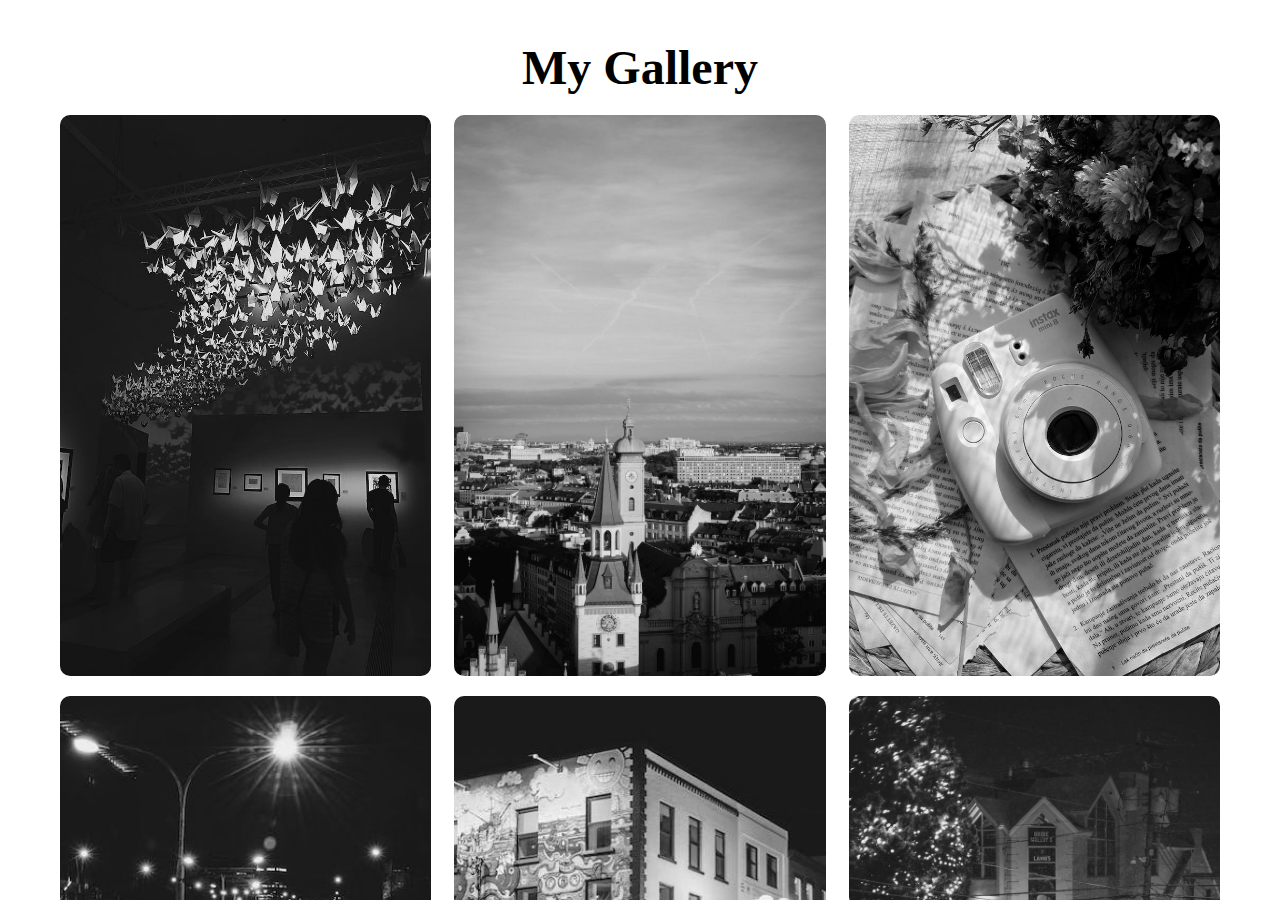
<file: Image Gallery/index.html>
<!DOCTYPE html>
<html lang="en">
<head>
    <meta charset="UTF-8">
    <meta name="viewport" content="width=device-width, initial-scale=1.0">
    <title>Image Gallery</title>
    <link rel="stylesheet" href="styles.css">
</head>
<body>
    <div id="wrapper"> 
        <div class="container">
            <h1>My Gallery</h1>
            <div class="gallery">
                <figure class="card">
                    <img src="images/img1.jpeg" alt="">
                    <figcaption>Image1</figcaption>
                </figure>
                <figure class="card">
                    <img src="images/img2.jpeg" alt="">
                    <figcaption>Image2</figcaption>
                </figure>
                <figure class="card">
                    <img src="images/img3.jpeg" alt="">
                    <figcaption>Image3</figcaption>
                </figure>
                <figure class="card">
                    <img src="images/img4.jpeg" alt="">
                    <figcaption>Image4 </figcaption>
                </figure>
                <figure class="card">
                    <img src="images/img5.jpeg" alt="">
                    <figcaption>Image5</figcaption>
                </figure>
                <figure class="card">
                    <img src="images/img6.jpeg" alt="">
                    <figcaption>Image6</figcaption>
                </figure>
                <figure class="card">
                    <img src="images/img7.jpeg" alt="">
                    <figcaption>Image7</figcaption>
                </figure>
                <figure class="card">
                    <img src="images/img8.jpeg" alt="">
                    <figcaption>Image8</figcaption>
                </figure>
                <figure class="card">
                    <img src="images/img9.jpeg" alt="">
                    <figcaption>Image9</figcaption>
                </figure>
                <figure class="card">
                    <img src="images/img10.jpeg" alt="">
                    <figcaption>Image10</figcaption>
                </figure>
                <figure class="card">
                    <img src="images/img11.jpeg" alt="">
                    <figcaption>Image11</figcaption>
                </figure>
                <figure class="card">
                    <img src="images/img12.jpeg" alt="">
                    <figcaption>Image12</figcaption>
                </figure>
            </div>
        </div>








    </div>
    
</body>
</html>
</file>
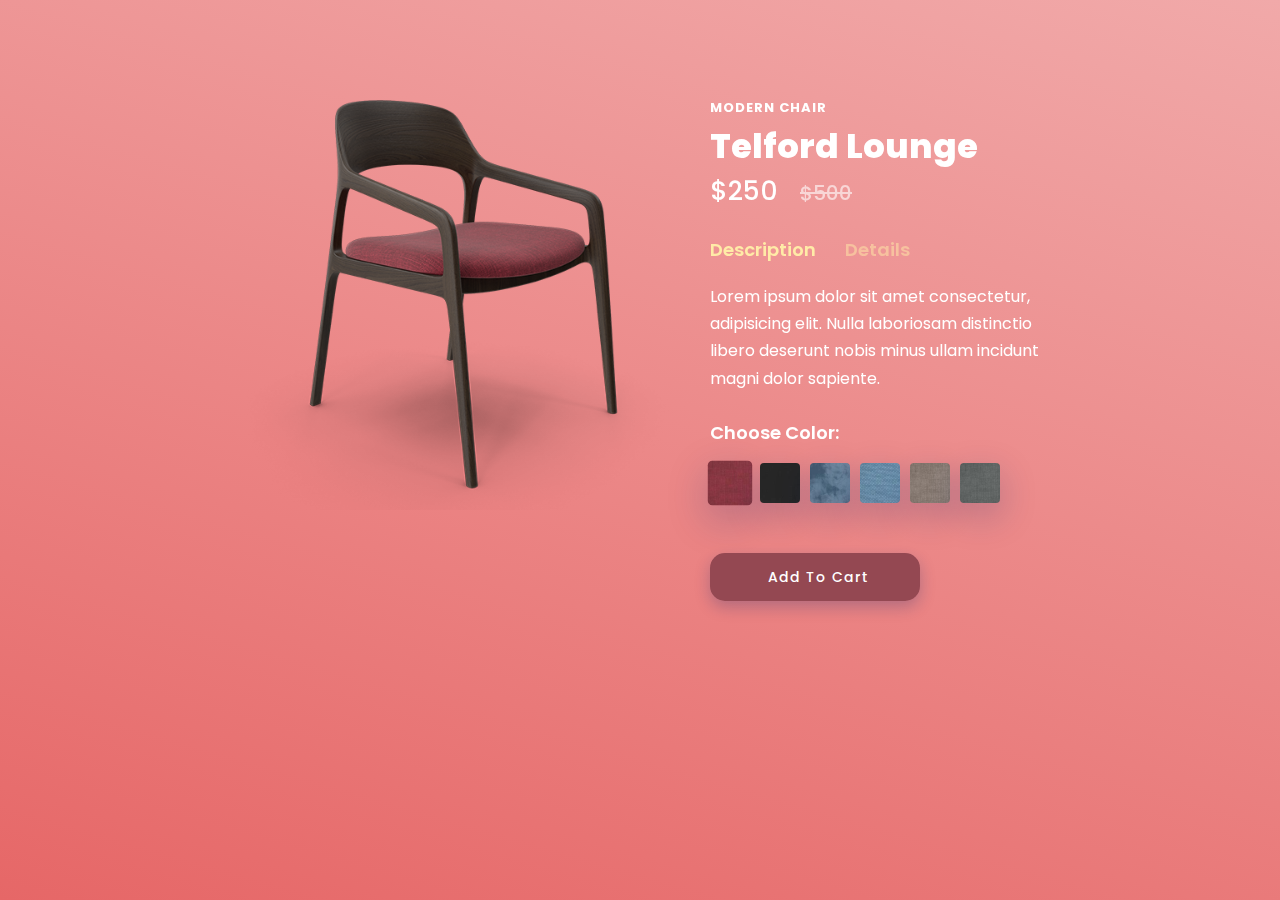
<file: Modern chair/index.html>
<!DOCTYPE html>
<html lang="en">
<head>
    <meta charset="UTF-8">
    <meta name="viewport" content="width=device-width, initial-scale=1.0">
    <title>Modern Chair</title>
    <link rel="stylesheet" href="styles.css">
    <link rel="icon" type="image/x-icon" href="/images/favicon.ico.png">
    <link rel="stylesheet" href="https://cdnjs.cloudflare.com/ajax/libs/font-awesome/6.4.2/css/all.min.css" integrity="sha512-z3gLpd7yknf1YoNbCzqRKc4qyor8gaKU1qmn+CShxbuBusANI9QpRohGBreCFkKxLhei6S9CQXFEbbKuqLg0DA==" crossorigin="anonymous" referrerpolicy="no-referrer" />
</head>
<body>
    <div id="wrapper">
        <div class="container">
            <div class="info-wrap ">
                <h5 class="title">Modern Chair</h5>
                <h2>Telford Lounge</h2>
                <h4>$250 <span>$500</span></h4>
                <div class="descrip">
                    
                    <input class="desc-btn" type="radio" id="desp-1" name="desc-btn" checked />
                    <label for="desp-1">Description</label>
                    
                    <input class="desc-btn" type="radio" id="desp-2" name="desc-btn" />
                    <label for="desp-2">Details</label>
                    <div class="description  det-1">
                        <p>Lorem ipsum dolor sit amet consectetur, adipisicing elit. Nulla laboriosam distinctio libero deserunt nobis minus ullam incidunt magni dolor sapiente.</p>
                    </div>
                    <div class="description det-2">
                        <div class="section">
                            <p><span>80</span>cm <br/>Length</p>
                        </div>
                        <div class="section">
                            <p><span>60</span>cm <br/>Width</p>
                        </div>
                        <div class="section">
                            <p><span>90</span>cm <br/>Height</p>
                        </div>
                        <div class="section">
                            <p><span>3</span>kg <br/>Weight</p>
                        </div>
                    </div>
                </div>
                <h5>Choose Color:</h5>
            </div>
            
            <input class="clr-btn color1" type="radio" id="color-1" name="clr-btn" checked />
            <label class="color-1" for="color-1"></label>
            
            <input class="clr-btn color2" type="radio" id="color-2" name="clr-btn"  />
            <label class="color-2" for="color-2"></label>
            
            <input class="clr-btn color3" type="radio" id="color-3" name="clr-btn"  />
            <label class="color-3" for="color-3"></label>
            
            <input class="clr-btn color4" type="radio" id="color-4" name="clr-btn"  />
            <label class="color-4" for="color-4"></label>
            
            <input class="clr-btn color5" type="radio" id="color-5" name="clr-btn"  />
            <label class="color-5" for="color-5"></label>
            
            <input class="clr-btn color6" type="radio" id="color-6" name="clr-btn"  />
            <label class="color-6" for="color-6"></label>
            <div class="info-wrap">
                <a href="#" class="btn"><i class=" icon fa-solid fa-cart-shopping"></i>Add To Cart</a>
            </div>
            <div class="img-wrap chair-1"></div>
            <div class="img-wrap chair-2"></div>
            <div class="img-wrap chair-3"></div>
            <div class="img-wrap chair-4"></div>
            <div class="img-wrap chair-5"></div>
            <div class="img-wrap chair-6"></div>
            <div class="back-color chair-1 "></div>
            <div class="back-color chair-2"></div>
            <div class="back-color chair-3"></div>
            <div class="back-color chair-4"></div>
            <div class="back-color chair-5"></div>
            <div class="back-color chair-6"></div>
        </div>
    </div>
    
</body>
</html>
</file>
<file: Image Gallery/styles.css>
*{
    margin: 0;
    padding: 0;
    box-sizing: border-box;
}
#wrapper{
    height: 100vh;
    overflow-x: hidden;
    overflow-y: auto;
}

.container{
    max-width: 1200px;
    height: 100%;
    margin: 0 auto;
    padding: 20px;
}

.container h1{
    margin: 20px 0;
    text-align: center;
    font-size: 3rem;
}

.gallery{
    display:flex;
    flex-wrap: wrap;
    justify-content: space-between;
}

.card{
    max-width: 32%;
    position: relative;
    margin-bottom: 20px;
    border-radius: 10px;
    overflow: hidden;
}
.card img{
    height: 100%;
    width: 100%;
    filter: grayscale(100%);
    box-shadow: 0 0 20px #333;
    object-fit: cover;
}
.card:hover{
    transform: scale(1.03);
    transition: 2s;
    filter:drop-shadow(0 0 20px #333);  
}
.card:hover img{
      filter: grayscale(0);
}
.card figcaption{
    position: absolute;
    bottom: 0;
    left: 0%;
    padding: 30px;
    width: 100%;
    height: 11%;
    font-size: 16px;
    font-weight: 600;
    color: #ffffff;
    opacity: 0;
    border-radius: 0 0 10px 10px;
    background: linear-gradient(0deg, rgba(0,0,0,0.5)0%, rgba(255,255,255,0)100%);
    transition: 0.3s;
} 
.card:hover figcaption{
    opacity: 1;
    transform: scale(1.1);
}
</file>
<file: Modern chair/styles.css>
@import url('https://fonts.googleapis.com/css2?family=Poppins:ital,wght@1,200;1,400&display=swap');

*,
*::before,
*::after{
    margin: 0;
    padding: 0;
    box-sizing: border-box;
}
body{
    font-family: "Poppins",sans-serif;
    font-weight: 400;
    font-size: 15px;
    line-height: 1.7;
    color: #fff;
    background-color: #1f2029;
    min-height: 100vh;
    overflow-x: none;
} 
p{
    font-size: 16px;
}
#wrapper{
    position: relative;
    width: 100%;
    overflow: hidden;

}
.container{
    position: relative;
    max-width: calc(100% -40px);
    width: 860px;
    
    margin: 0 auto;
    padding: 100px 0;
    display: flex;
    flex-wrap: wrap;
}
.descrip{
    position: relative;
    width: 100%;
    display: block;
}
[type="radio"]:checked,
[type="radio"]:not(:checked){
    position: absolute;
    display: none;
}
.clr-btn:checked + label,
.clr-btn:not(:checked) + label{
    position: relative;
    height: 40px;
    width: 40px;
    border-radius: 4px;
    transition: all 200ms linear;
    border: 3px solid transparent;
    overflow: hidden;
    border: none;
    cursor: pointer;
    color: #ffeba7;
    margin-right: 10px;
    box-shadow: 0 12px 35px 0 rgba(16 ,39 ,112, 0.25);
    z-index: 10;
    background-position: center;
    background-size: cover;
    background-color: green;
   

}
.clr-btn:checked +label{
    border-color: #2b2c34;
    transform: scale(1.11);
}
label.color-1{
    margin-left: 500px;
    background-image: url(./images/color1.jpg);
}
label.color-2{
    background-image: url(./images/color2.jpg);
}
label.color-3{
    background-image: url(images/color3.jpg);
}
label.color-4{
    background-image: url(images/color4.jpg);
}
label.color-5{
    background-image: url(images/color5.jpg);
}
label.color-6{
    background-image: url(images/color6.jpg);
}
.img-wrap{
    position: absolute;
    top: 100px;
    left: 0;
    width: 500px;
    height: 410px;
    display: inline-block;
    transition: all 550ms linear;
    transition-delay: 100ms;
    background-size: 100%;
    background-position: center top;
    background-repeat: no-repeat;
    background-image: url(./images/chair1.png);
    opacity: 0;
    z-index: 9;
}
.color1:checked ~ .img-wrap.chair-1{
    opacity: 1;
    animation: shake 0.8s cubic-bezier(.36,.07,.19,.97) both;
}
.img-wrap.chair-2{
    background-image: url(./images/chair2.png);
}
.color2:checked ~ .img-wrap.chair-2{
    opacity: 1;
    animation:shake 0.8s cubic-bezier(.36,.07,.19,.97) both;
}
.img-wrap.chair-3{
    background-image: url(./images/chair3.png);
}
.color3:checked ~ .img-wrap.chair-3{
    opacity: 1;
    animation:shake 0.8s cubic-bezier(.36,.07,.19,.97) both;
}
.img-wrap.chair-4{
    background-image: url(./images/chair4.png);
}
.color4:checked ~ .img-wrap.chair-4{
    opacity: 1;
    animation:shake 0.8s cubic-bezier(.36,.07,.19,.97) both;
}
.img-wrap.chair-5{
    background-image: url(./images/chair5.png);
}
.color5:checked ~ .img-wrap.chair-5{
    opacity: 1;
    animation:shake 0.8s cubic-bezier(.36,.07,.19,.97) both;
}

.img-wrap.chair-6{
    background-image: url(./images/chair6.png);
}
.color6:checked ~ .img-wrap.chair-6{
    opacity: 1;
    animation:shake 0.8s cubic-bezier(.36,.07,.19,.97) both;
}
@keyframes shake {
    10%, 90% {
      transform: translate3d(-1px, 0, 0);
    }
    
    20%, 80% {
      transform: translate3d(2px, 0, 0);
    }
  
    30%, 50%, 70% {
      transform: translate3d(-4px, 0, 0);
    }
  
    40%, 60% {
      transform: translate3d(4px, 0, 0);
    }
}
.back-color{
    position: fixed;
    top: 0;
    left: 0;
    width: 100%;
    height: 100%;
    display: block;
    z-index: 1;
    background-image: linear-gradient(196deg,#f1a9a9, #e66767);
    transition: all 250ms linear;
    transition-delay: 300ms;
    opacity: 0;

}
.color1:checked ~ .back-color.chair-1{
    opacity: 1;
}
.back-color.chair-2{
    background-image: linear-gradient(196deg, #4c4c4c, #262626);
    opacity: 0;
}
.color2:checked ~ .back-color.chair-2{
    opacity: 1;
}
.back-color.chair-3{
    background-image: linear-gradient(196deg, #8a9fb2, #5f7991);
    opacity: 0;
}
.color3:checked ~ .back-color.chair-3{
    opacity: 1;
}
.back-color.chair-4{
    background-image: linear-gradient(196deg, #97afc3, #6789a7);
    opacity: 0;
}
.color4:checked ~ .back-color.chair-4{
    opacity: 1;
}
.back-color.chair-5{
    background-image: linear-gradient(196deg, #afa6a0, #8c7f76);
    opacity: 0;
}
.color5:checked ~ .back-color.chair-5{
    opacity: 1;
}
.back-color.chair-6{
    background-image: linear-gradient(196deg, #aaadac, #838786);
    opacity: 0;
}
.color6:checked ~ .back-color.chair-6{
    opacity: 1;
}

.info-wrap{
    position: relative;
    margin-left: 500px ;
    text-align: left;
    z-index: 10;
    display: block;

}
.title{
    font-weight: 700;
    letter-spacing: 1px;
    font-size: 13px;
    line-height: 1.2;
    text-transform: uppercase;
    margin-bottom: 10px;
    
}
h2{
    font-weight: 800;;
    font-size: 34px;
    line-height: 1.2;
    margin-bottom: 10px;
}
h4{
    font-weight: 500;;
    font-size: 26px;
    line-height: 1.2;
    margin-bottom: 30px;
}
h4 span{
    text-decoration: line-through;
    font-size: 20px;
    opacity: 0.6;
    padding-left: 15px; 
}
h5{
    font-weight: 600;;
    font-size: 18px;
    line-height: 1.2;
    margin-bottom: 20px;
}
.desc-btn:checked + label,
.desc-btn:not(:checked) + label{
    position: relative;
    transition: all 200ms linear;
    display:inline-block;

    cursor: pointer;
    color: #ffeba7;
    font-weight: 600;
    font-size: 18px;
    line-height: 1.2;
    margin-right: 25px;
    opacity: 0.5;
}
.desc-btn:checked + label{
    opacity: 1;
}
.desc-btn:not(:checked) + label:hover{
    opacity:0.8;
}
.description{
    padding-top: 20px;
    padding-bottom: 30px;
    transition: all 200ms linear;
    opacity: 0;
    overflow: hidden;
    pointer-events: none;
    transform: translateY(20px);
}
.description.det-2{
    position: absolute;
    top: 25px;
    left: 0;
    width: 100%;
    z-index: 2;
}
#desp-1:checked ~ .description.det-1{
    opacity: 1;
    pointer-events: auto;
    transform: translateY(0);
}
#desp-2:checked ~ .description.det-2{
    opacity: 1;
    pointer-events: auto;
    transform: translateY(0);
}
.section{  
    position: relative;
    display: inline-block;
    margin-right: 20px;
}
.section p span{
    font-size: 30px;
    line-height: 1.1;
}
.btn{
    position: relative;
    font-weight: 500;
    font-size: 14px;
    line-height: 2;
    height: 48px;
    border-radius:15px;
    width: 210px;
    letter-spacing: 1px;
    display: inline-flex;
    justify-content: center;
    align-items: center;
    cursor: pointer;
    margin-top: 50px;
    color: #fff;
    box-shadow: 0 6px 15px 0 rgba(16 ,39 ,112, 0.25);
    transition: all 200ms linear;
    text-decoration: none;
}
.icon{
    padding-right: 7px;
    font-size: 18px;
}
.btn::before{
    position: absolute;
    top: 0;
    left: 0;
    height: 100%;
    width: 100%;
    z-index: -1;
    content: "";
    background-color: #944852;
    border-radius: 15px;
    transition: background-color 250ms 300ms ease;

}
.btn:hover{
    box-shadow: 0 12px 35px 0 rgba(16 ,39 ,112, 0.25);
    background-color: #333;
}
.color2:checked ~ .info-wrap .btn:before{
    background-color: #1a1a1a;
}
.color3:checked ~ .info-wrap .btn:before{
    background-color: #40566e;
}
.color4:checked ~ .info-wrap .btn:before{
    background-color: #5e89b2;
}
.color5:checked ~ .info-wrap .btn:before{
    background-color: #8c7f76;
}
.color6:checked ~ .info-wrap .btn:before{
    background-color: #5d6160;
}

@media screen and (max-width:991px) {
    .container{
        margin: 0 auto;
        text-align: center;
        max-width: calc(100% - 40px);
        width: 370px;
    }
    label.color-1{
        margin-left: 0;
    }
    .info-wrap{
        margin-left: 0;
        width: 370px;
        margin: 0 auto;
        text-align: center;
        margin-top: 320px;
    }
    .img-wrap{
        width: 375px;
        height: 308px;
        left: 50%;
        margin-left: -190px;
    }
    .desc-btn:checked + label,
    .desc-btn:not(:checked) +label{
        margin-left: 15px;
        margin-right: 15px;
    }
    .clr-btn:checked + label,
    .clr-btn:not(:checked) + label{
        height:40px;
        width: 40px;
        margin: 5px auto;
        text-align: center;
    }
    .section{
        margin:0 5px;
    }
    
}
@media screen and (max-width:575px) {
    .container, .info-wrap{
        width: 280px;
    }
    .clr-btn:checked + label,
    .clr-btn:not(:checked) + label{
        height: 30px;
        width: 30px;
    }
    .section p span{
        font-size: 14px;
    }   
}
</file>
